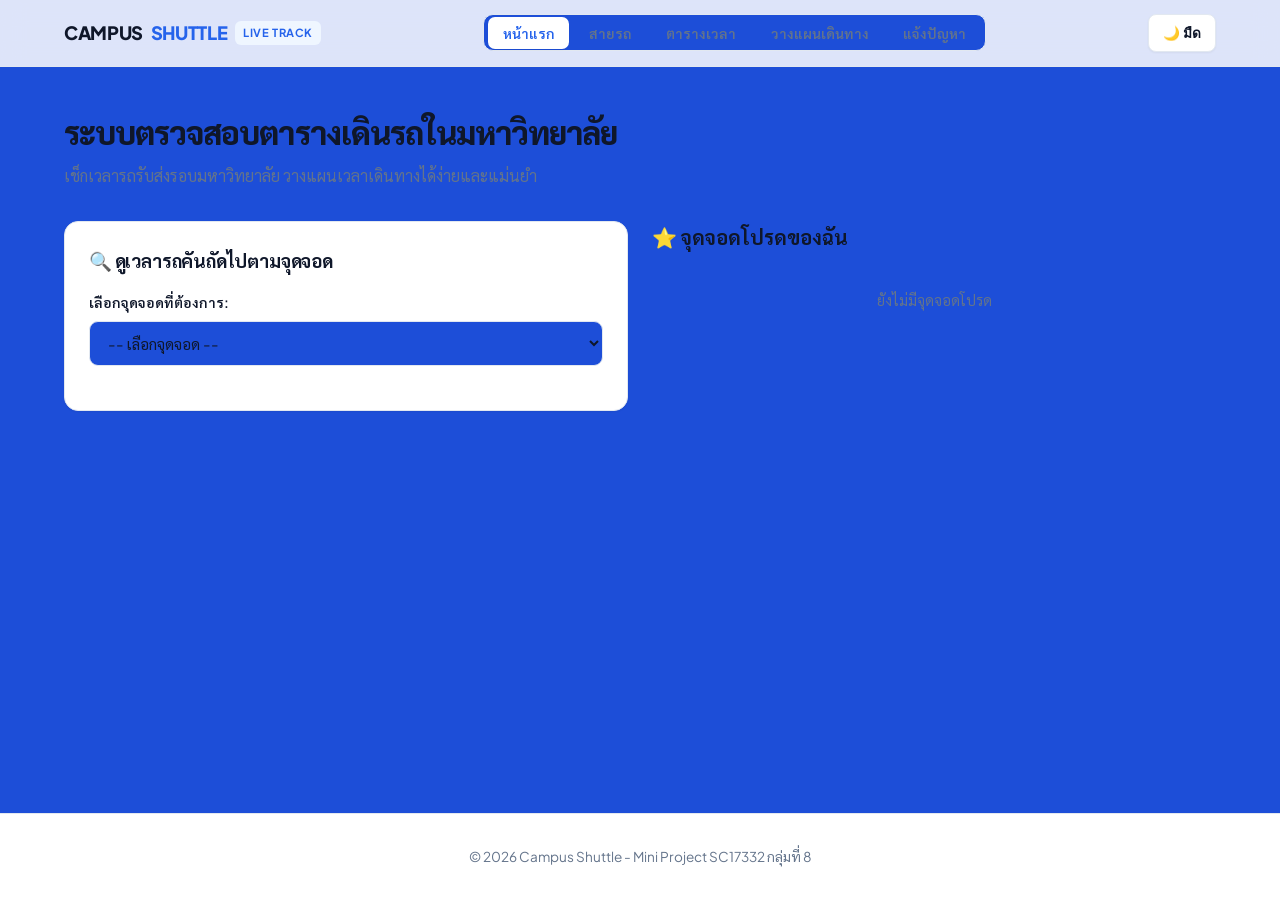
<file: index.html>
<!DOCTYPE html>
<html lang="th">
<head>
  <meta charset="UTF-8">
  <meta name="viewport" content="width=device-width, initial-scale=1.0">
  <title>Campus Shuttle - ระบบตารางเดินรถรับส่ง</title>
  <link rel="stylesheet" href="css/style.css">
</head>
<body>
  <header>
    <div class="nav-container">
      <a href="index.html" class="logo">
  CAMPUS <span>SHUTTLE</span>
  <span class="logo-badge">LIVE TRACK</span>
</a>
      <nav aria-label="เมนูหลัก">
        <ul>
          <li><a href="index.html" class="active">หน้าแรก</a></li>
          <li><a href="routes.html">สายรถ</a></li>
          <li><a href="timetable.html">ตารางเวลา</a></li>
          <li><a href="planner.html">วางแผนเดินทาง</a></li>
          <li><a href="feedback.html">แจ้งปัญหา</a></li>
        </ul>
      </nav>
      <button id="theme-toggle" class="theme-btn" type="button">โหมดมืด</button>
    </div>
  </header>

  <main>
    <div id="global-error" class="alert-error" role="alert"></div>
    <h1>ระบบตรวจสอบตารางเดินรถในมหาวิทยาลัย</h1>
    <p class="subtitle">เช็กเวลารถรับส่งรอบมหาวิทยาลัย วางแผนเวลาเดินทางได้ง่ายและแม่นยำ</p>

    <div class="grid grid-2">
      <section aria-labelledby="live-heading">
        <div class="card">
          <h2 id="live-heading" class="card-title">🔍 ดูเวลารถคันถัดไปตามจุดจอด</h2>
          <div class="form-group">
            <label for="quick-stop-select">เลือกจุดจอดที่ต้องการ:</label>
            <select id="quick-stop-select">
              <option value="">กำลังโหลดข้อมูลจุดจอด...</option>
            </select>
          </div>
          <div id="live-info-container"></div>
        </div>
      </section>

      <section aria-labelledby="fav-heading">
        <h2 id="fav-heading" style="font-size:1.25rem; margin-bottom:0.75rem;">⭐ จุดจอดโปรดของฉัน</h2>
        <div id="favorites-container">กำลังโหลดข้อมูล...</div>
      </section>
    </div>
  </main>

  <footer>
    <p>&copy; 2026 Campus Shuttle - Mini Project SC17332 กลุ่มที่ 8</p>
  </footer>
  <script src="js/main.js"></script>
</body>
</html>
</file>
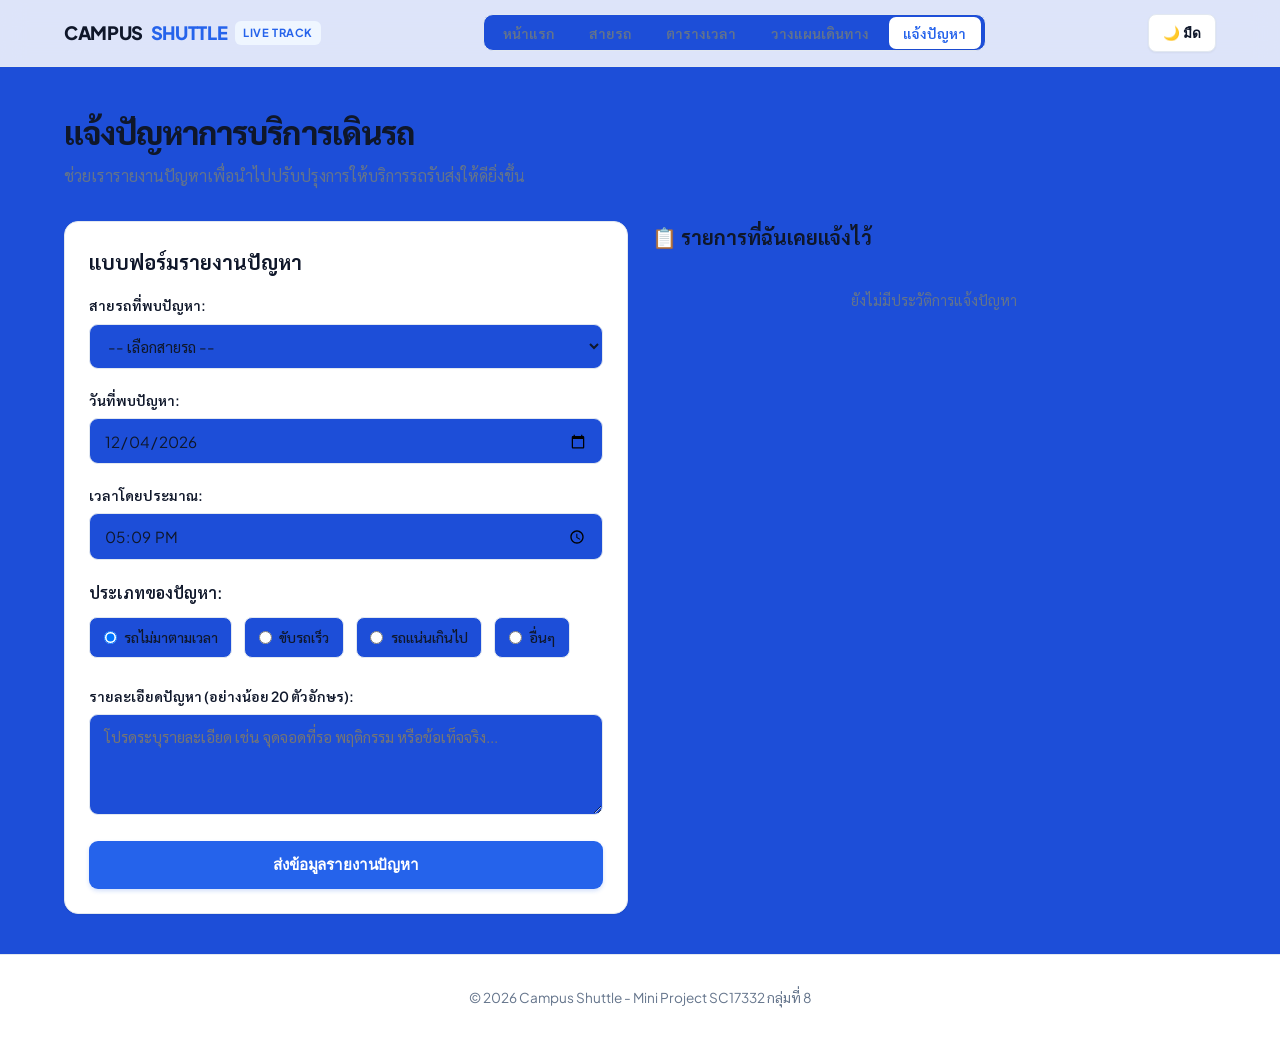
<file: feedback.html>
<!DOCTYPE html>
<html lang="th">
<head>
  <meta charset="UTF-8">
  <meta name="viewport" content="width=device-width, initial-scale=1.0">
  <title>แจ้งปัญหาการเดินรถ - Campus Shuttle</title>
  <link rel="stylesheet" href="css/style.css">
</head>
<body>
  <header>
    <div class="nav-container">
      <a href="index.html" class="logo">
  CAMPUS <span>SHUTTLE</span>
  <span class="logo-badge">LIVE TRACK</span>
</a>
      <nav aria-label="เมนูหลัก">
        <ul>
          <li><a href="index.html">หน้าแรก</a></li>
          <li><a href="routes.html">สายรถ</a></li>
          <li><a href="timetable.html">ตารางเวลา</a></li>
          <li><a href="planner.html">วางแผนเดินทาง</a></li>
          <li><a href="feedback.html" class="active">แจ้งปัญหา</a></li>
        </ul>
      </nav>
      <button id="theme-toggle" class="theme-btn" type="button">โหมดมืด</button>
    </div>
  </header>

  <main>
    <h1>แจ้งปัญหาการบริการเดินรถ</h1>
    <p class="subtitle">ช่วยเรารายงานปัญหาเพื่อนำไปปรับปรุงการให้บริการรถรับส่งให้ดียิ่งขึ้น</p>

    <div class="grid grid-2">
      <section aria-labelledby="fb-form-heading">
        <form id="feedback-form" class="card" novalidate>
          <h2 id="fb-form-heading" style="font-size:1.25rem; margin-bottom:1rem;">แบบฟอร์มรายงานปัญหา</h2>

          <div class="form-group">
            <label for="fb-route">สายรถที่พบปัญหา:</label>
            <select id="fb-route" required></select>
          </div>

          <div class="form-group">
            <label for="fb-date">วันที่พบปัญหา:</label>
            <input type="date" id="fb-date" required>
            <div id="date-error" class="alert-error" role="alert"></div>
          </div>

          <div class="form-group">
            <label for="fb-time">เวลาโดยประมาณ:</label>
            <input type="time" id="fb-time" required>
          </div>

          <fieldset class="form-group" style="border:none; padding:0;">
            <legend style="font-weight:600; margin-bottom:0.35rem;">ประเภทของปัญหา:</legend>
            <div class="radio-group">
              <label class="radio-label"><input type="radio" name="problem-type" value="รถไม่มาตามเวลา" checked> รถไม่มาตามเวลา</label>
              <label class="radio-label"><input type="radio" name="problem-type" value="คนขับขับรถเร็ว/หวาดเสียว"> ขับรถเร็ว</label>
              <label class="radio-label"><input type="radio" name="problem-type" value="รถแน่นเกินไป"> รถแน่นเกินไป</label>
              <label class="radio-label"><input type="radio" name="problem-type" value="อื่นๆ"> อื่นๆ</label>
            </div>
          </fieldset>

          <div class="form-group">
            <label for="fb-desc">รายละเอียดปัญหา (อย่างน้อย 20 ตัวอักษร):</label>
            <textarea id="fb-desc" rows="4" placeholder="โปรดระบุรายละเอียด เช่น จุดจอดที่รอ พฤติกรรม หรือข้อเท็จจริง..." required></textarea>
            <div id="desc-error" class="alert-error" role="alert"></div>
          </div>

          <button type="submit" class="btn">ส่งข้อมูลรายงานปัญหา</button>
        </form>
      </section>

      <section aria-labelledby="my-fb-heading">
        <h2 id="my-fb-heading" style="font-size:1.25rem; margin-bottom:0.75rem;">📋 รายการที่ฉันเคยแจ้งไว้</h2>
        <div id="my-feedback-list"></div>
      </section>
    </div>
  </main>

  <footer>
    <p>&copy; 2026 Campus Shuttle - Mini Project SC17332 กลุ่มที่ 8</p>
  </footer>
  <script src="js/main.js"></script>
</body>
</html>
</file>
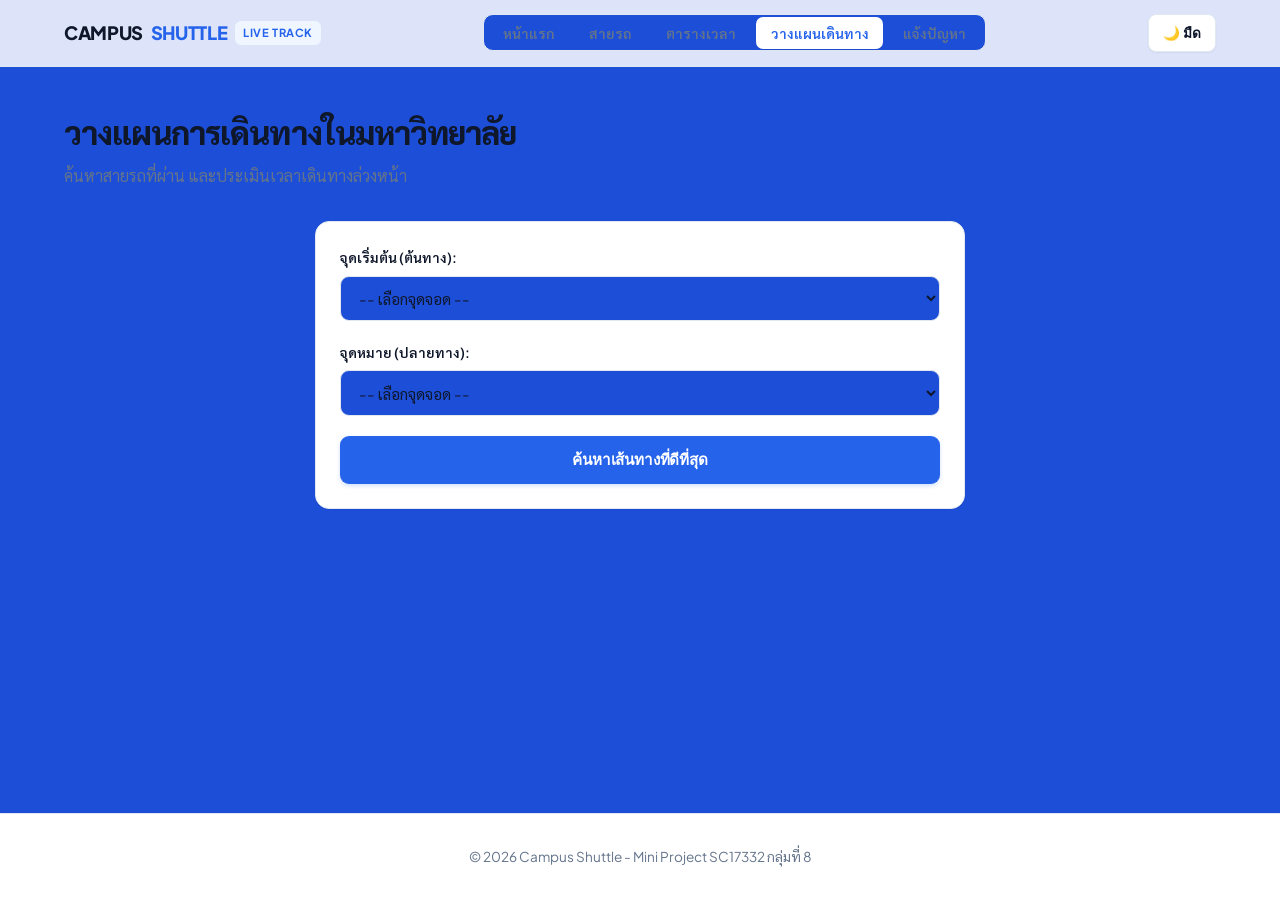
<file: planner.html>
<!DOCTYPE html>
<html lang="th">
<head>
  <meta charset="UTF-8">
  <meta name="viewport" content="width=device-width, initial-scale=1.0">
  <title>วางแผนการเดินทาง - Campus Shuttle</title>
  <link rel="stylesheet" href="css/style.css">
</head>
<body>
  <header>
    <div class="nav-container">
      <a href="index.html" class="logo">
  CAMPUS <span>SHUTTLE</span>
  <span class="logo-badge">LIVE TRACK</span>
</a>
      <nav aria-label="เมนูหลัก">
        <ul>
          <li><a href="index.html">หน้าแรก</a></li>
          <li><a href="routes.html">สายรถ</a></li>
          <li><a href="timetable.html">ตารางเวลา</a></li>
          <li><a href="planner.html" class="active">วางแผนเดินทาง</a></li>
          <li><a href="feedback.html">แจ้งปัญหา</a></li>
        </ul>
      </nav>
      <button id="theme-toggle" class="theme-btn" type="button">โหมดมืด</button>
    </div>
  </header>

  <main>
    <h1>วางแผนการเดินทางในมหาวิทยาลัย</h1>
    <p class="subtitle">ค้นหาสายรถที่ผ่าน และประเมินเวลาเดินทางล่วงหน้า</p>

    <div class="card" style="max-width:650px; margin:0 auto;">
      <div class="form-group">
        <label for="planner-origin">จุดเริ่มต้น (ต้นทาง):</label>
        <select id="planner-origin" required></select>
      </div>

      <div class="form-group">
        <label for="planner-dest">จุดหมาย (ปลายทาง):</label>
        <select id="planner-dest" required></select>
      </div>

      <button id="btn-plan" class="btn" type="button">ค้นหาเส้นทางที่ดีที่สุด</button>
      <div id="planner-result" aria-live="polite"></div>
    </div>
  </main>

  <footer>
    <p>&copy; 2026 Campus Shuttle - Mini Project SC17332 กลุ่มที่ 8</p>
  </footer>
  <script src="js/main.js"></script>
</body>
</html>
</file>
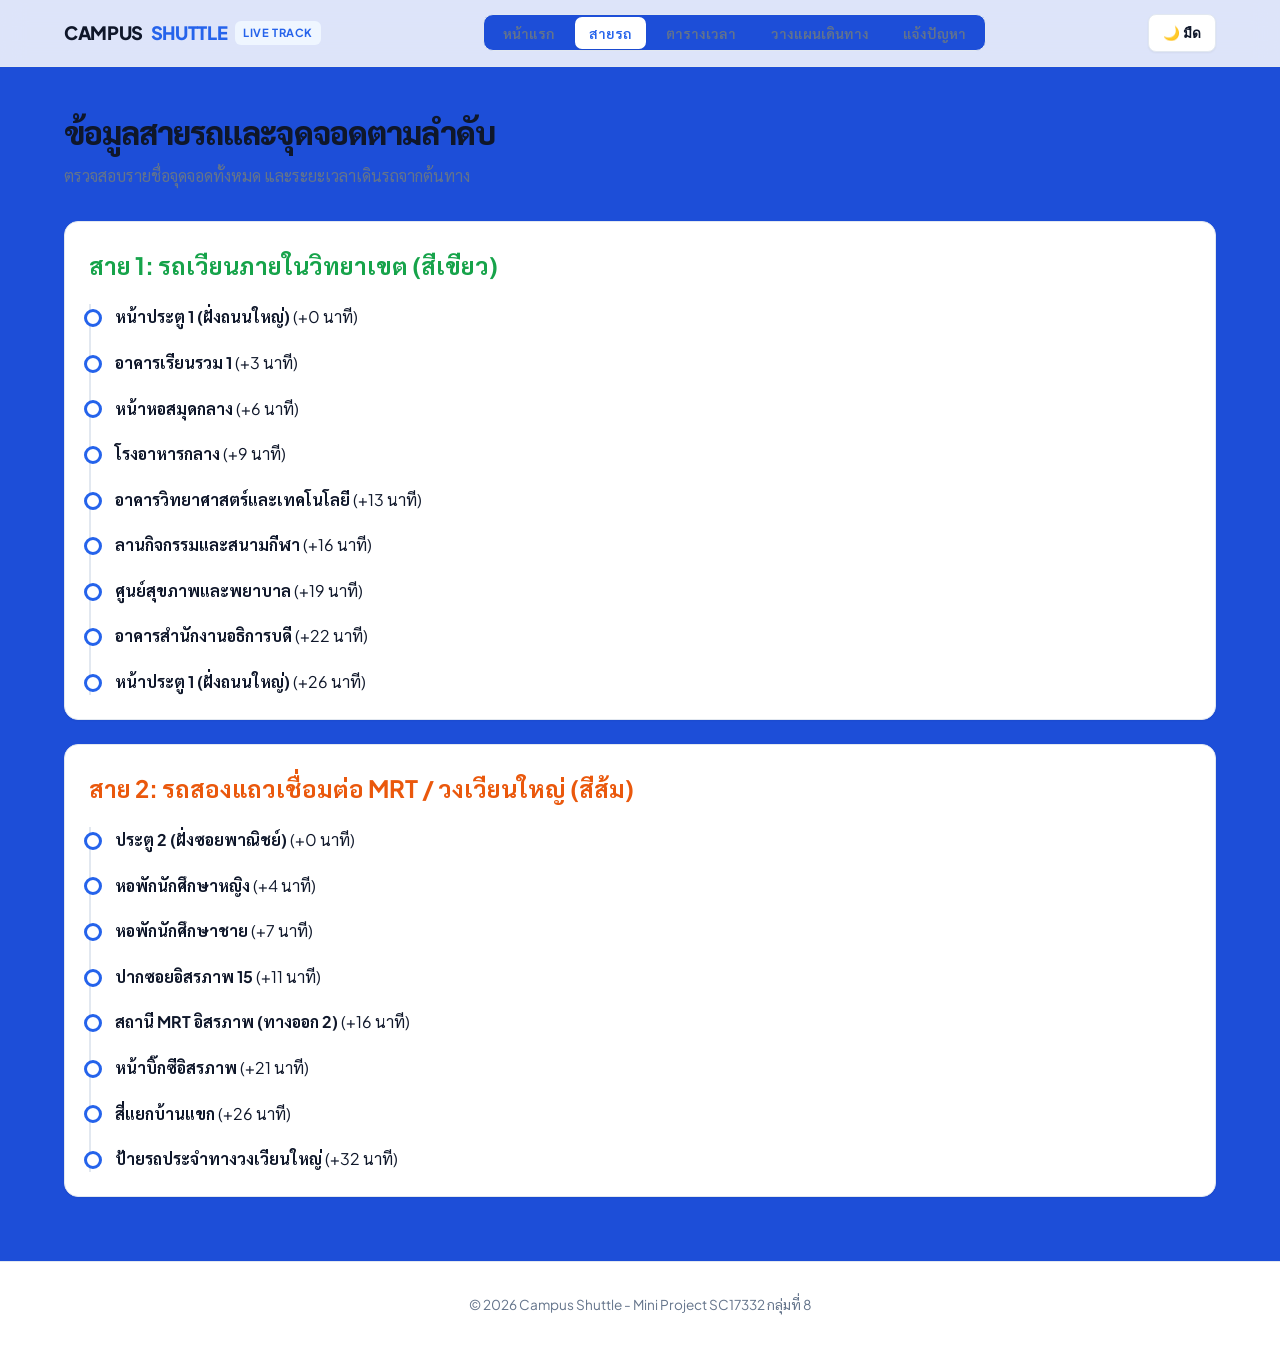
<file: routes.html>
<!DOCTYPE html>
<html lang="th">
<head>
  <meta charset="UTF-8">
  <meta name="viewport" content="width=device-width, initial-scale=1.0">
  <title>เส้นทางเดินรถทั้งหมด - Campus Shuttle</title>
  <link rel="stylesheet" href="css/style.css">
</head>
<body>
  <header>
    <div class="nav-container">
      <a href="index.html" class="logo">
  CAMPUS <span>SHUTTLE</span>
  <span class="logo-badge">LIVE TRACK</span>
</a>
      <nav aria-label="เมนูหลัก">
        <ul>
          <li><a href="index.html">หน้าแรก</a></li>
          <li><a href="routes.html" class="active">สายรถ</a></li>
          <li><a href="timetable.html">ตารางเวลา</a></li>
          <li><a href="planner.html">วางแผนเดินทาง</a></li>
          <li><a href="feedback.html">แจ้งปัญหา</a></li>
        </ul>
      </nav>
      <button id="theme-toggle" class="theme-btn" type="button">โหมดมืด</button>
    </div>
  </header>

  <main>
    <h1>ข้อมูลสายรถและจุดจอดตามลำดับ</h1>
    <p class="subtitle">ตรวจสอบรายชื่อจุดจอดทั้งหมด และระยะเวลาเดินรถจากต้นทาง</p>
    <section id="routes-container" aria-label="รายการสายรถทั้งหมด">กำลังโหลด...</section>
  </main>

  <footer>
    <p>&copy; 2026 Campus Shuttle - Mini Project SC17332 กลุ่มที่ 8</p>
  </footer>
  <script src="js/main.js"></script>
</body>
</html>
</file>
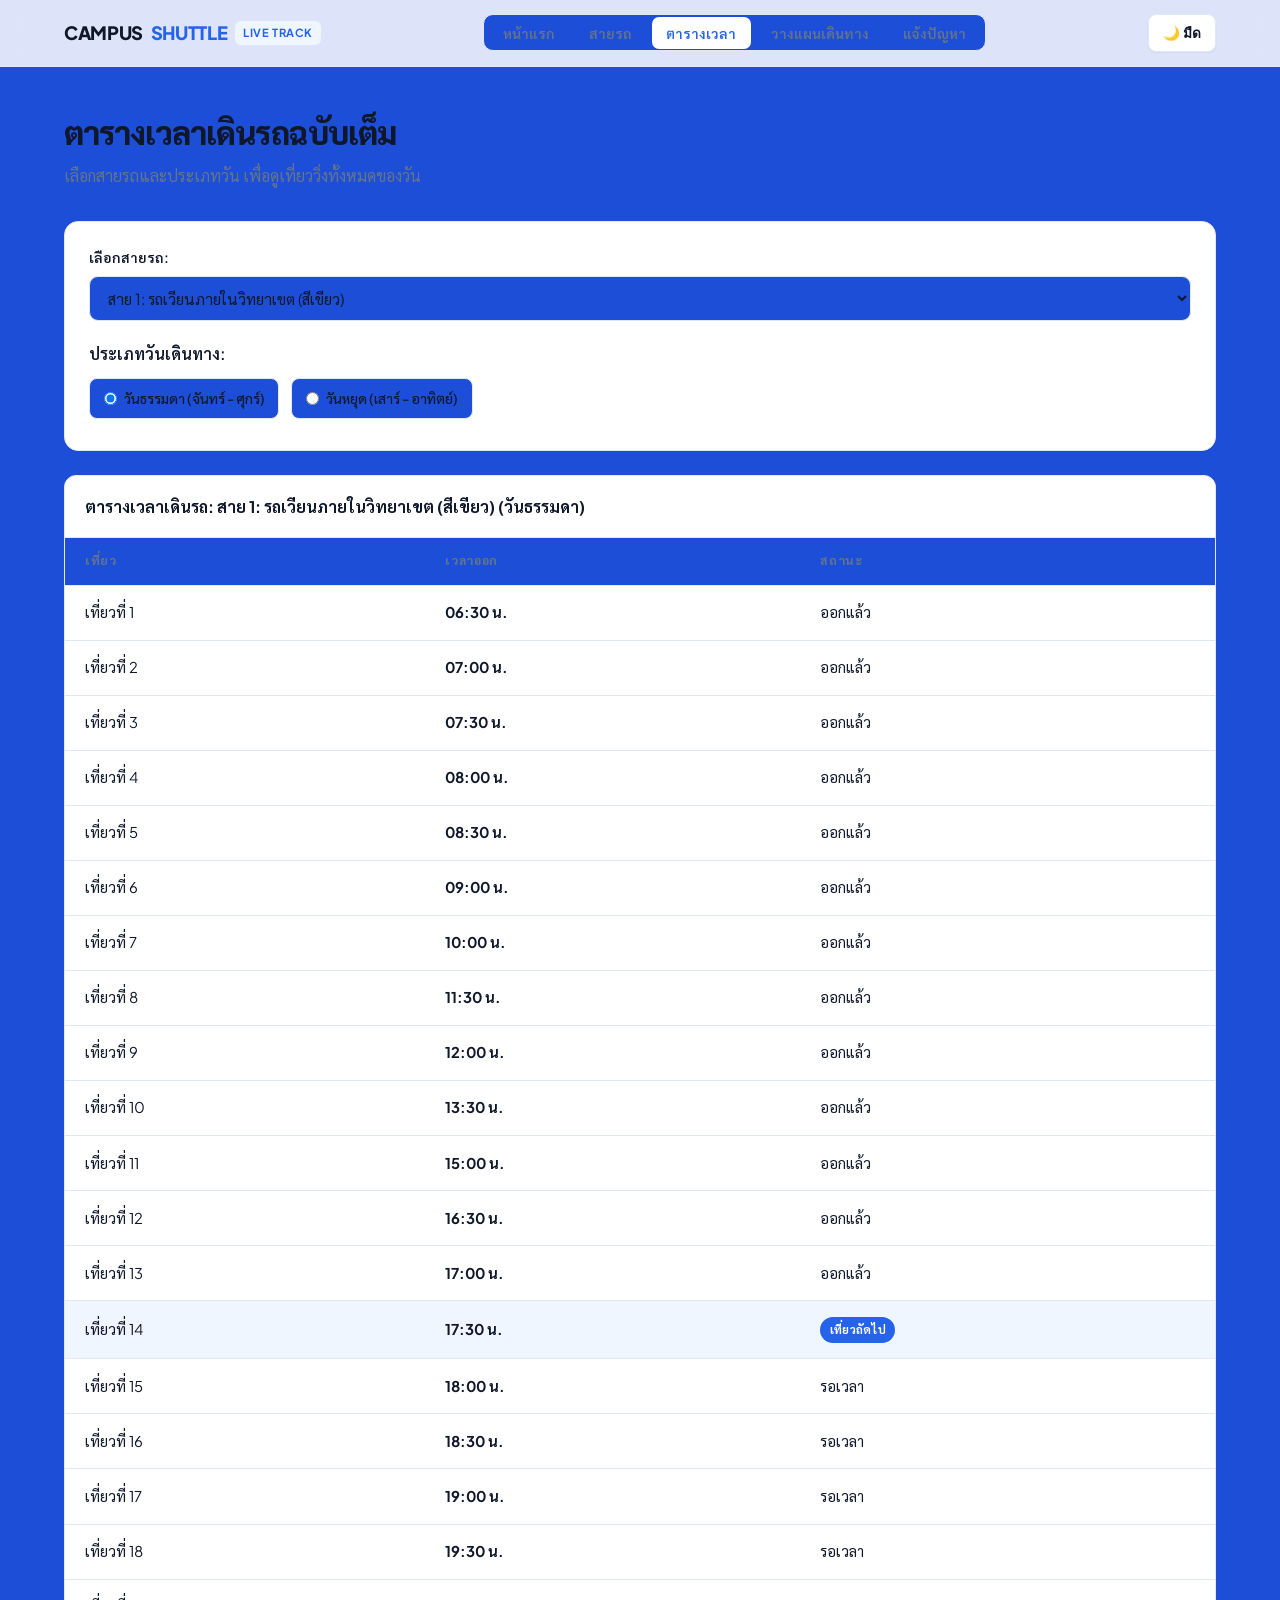
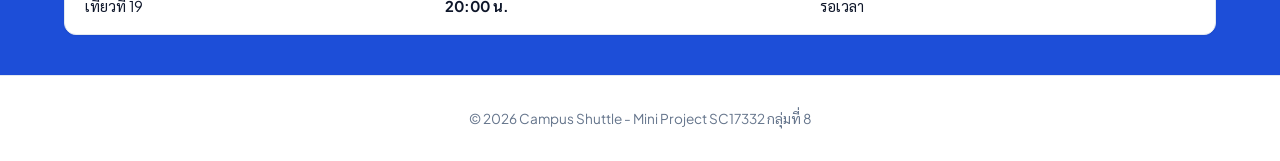
<file: timetable.html>
<!DOCTYPE html>
<html lang="th">
<head>
  <meta charset="UTF-8">
  <meta name="viewport" content="width=device-width, initial-scale=1.0">
  <title>ตารางเวลาเดินรถเต็ม - Campus Shuttle</title>
  <link rel="stylesheet" href="css/style.css">
</head>
<body>
  <header>
    <div class="nav-container">
      <a href="index.html" class="logo">
  CAMPUS <span>SHUTTLE</span>
  <span class="logo-badge">LIVE TRACK</span>
</a>
      <nav aria-label="เมนูหลัก">
        <ul>
          <li><a href="index.html">หน้าแรก</a></li>
          <li><a href="routes.html">สายรถ</a></li>
          <li><a href="timetable.html" class="active">ตารางเวลา</a></li>
          <li><a href="planner.html">วางแผนเดินทาง</a></li>
          <li><a href="feedback.html">แจ้งปัญหา</a></li>
        </ul>
      </nav>
      <button id="theme-toggle" class="theme-btn" type="button">โหมดมืด</button>
    </div>
  </header>

  <main>
    <h1>ตารางเวลาเดินรถฉบับเต็ม</h1>
    <p class="subtitle">เลือกสายรถและประเภทวัน เพื่อดูเที่ยววิ่งทั้งหมดของวัน</p>

    <div class="card" style="margin-bottom:1.5rem;">
      <div class="form-group">
        <label for="table-route-select">เลือกสายรถ:</label>
        <select id="table-route-select"></select>
      </div>

      <fieldset style="border:none; padding:0;">
        <legend style="font-weight:600; margin-bottom:0.35rem;">ประเภทวันเดินทาง:</legend>
        <div class="radio-group">
          <label class="radio-label">
            <input type="radio" name="day-type" value="weekday" checked> วันธรรมดา (จันทร์ - ศุกร์)
          </label>
          <label class="radio-label">
            <input type="radio" name="day-type" value="weekend"> วันหยุด (เสาร์ - อาทิตย์)
          </label>
        </div>
      </fieldset>
    </div>

    <section id="timetable-result" aria-live="polite"></section>
  </main>

  <footer>
    <p>&copy; 2026 Campus Shuttle - Mini Project SC17332 กลุ่มที่ 8</p>
  </footer>
  <script src="js/main.js"></script>
</body>
</html>
</file>
<file: css/style.css>
@import url('https://fonts.googleapis.com/css2?family=Plus+Jakarta+Sans:wght@400;500;600;700;800&family=Sarabun:wght@400;500;600;700&display=swap');

:root {
  --primary: #2563eb;
  --primary-hover: #1d4ed8;
  --primary-light: #eff6ff;
  --primary-glow: rgba(37, 99, 235, 0.15);
  --bg-main: #1d4ed8;
  --bg-surface: #ffffff;
  --bg-surface-elevated: #ffffff;
  --text-main: #0f172a;
  --text-muted: #64748b;
  --border: #e2e8f0;
  --border-focus: #3b82f6;
  --danger: #dc2626;
  --danger-bg: #fef2f2;
  --success: #16a34a;
  --success-bg: #f0fdf4;
  --shadow-sm: 0 1px 2px 0 rgba(0, 0, 0, 0.05);
  --shadow-md: 0 4px 6px -1px rgba(0, 0, 0, 0.07), 0 2px 4px -2px rgba(0, 0, 0, 0.05);
  --shadow-lg: 0 10px 15px -3px rgba(0, 0, 0, 0.08), 0 4px 6px -4px rgba(0, 0, 0, 0.03);
}

[data-theme="dark"] {
  --primary: #3b82f6;
  --primary-hover: #60a5fa;
  --primary-light: rgba(59, 130, 246, 0.12);
  --primary-glow: rgba(59, 130, 246, 0.25);
  --bg-main: #1d4ed8;
  --bg-surface: #111827;
  --bg-surface-elevated: #1f2937;
  --text-main: #f8fafc;
  --text-muted: #94a3b8;
  --border: #1f2937;
  --border-focus: #60a5fa;
  --danger: #ef4444;
  --danger-bg: rgba(239, 68, 68, 0.12);
  --success: #22c55e;
  --success-bg: rgba(34, 197, 94, 0.12);
  --shadow-sm: 0 1px 2px 0 rgba(0, 0, 0, 0.3);
  --shadow-md: 0 4px 6px -1px rgba(0, 0, 0, 0.4);
  --shadow-lg: 0 12px 20px -4px rgba(0, 0, 0, 0.6);
}

* {
  box-sizing: border-box;
  margin: 0;
  padding: 0;
}

body {
  font-family: 'Plus Jakarta Sans', 'Sarabun', system-ui, -apple-system, sans-serif;
  line-height: 1.6;
  background-color: var(--bg-main);
  color: var(--text-main);
  min-height: 100vh;
  display: flex;
  flex-direction: column;
  -webkit-font-smoothing: antialiased;
}

/* Header & Nav แบบ Modern Dashboard */
header {
  background-color: var(--bg-surface);
  border-bottom: 1px solid var(--border);
  position: sticky;
  top: 0;
  z-index: 100;
  backdrop-filter: blur(12px);
  background-color: rgba(255, 255, 255, 0.85);
}

[data-theme="dark"] header {
  background-color: rgba(17, 24, 39, 0.85);
}

.nav-container {
  max-width: 1200px;
  margin: 0 auto;
  padding: 0.85rem 1.5rem;
  display: flex;
  justify-content: space-between;
  align-items: center;
  flex-wrap: wrap;
  gap: 1rem;
}

.logo {
  font-weight: 800;
  font-size: 1.15rem;
  letter-spacing: -0.02em;
  color: var(--text-main);
  text-decoration: none;
  display: flex;
  align-items: center;
  gap: 0.5rem;
}

.logo span {
  color: var(--primary);
}

.logo-badge {
  background: var(--primary-light);
  color: var(--primary);
  font-size: 0.7rem;
  padding: 0.2rem 0.5rem;
  border-radius: 6px;
  font-weight: 700;
  text-transform: uppercase;
  letter-spacing: 0.05em;
}

nav ul {
  display: flex;
  list-style: none;
  gap: 0.35rem;
  background: var(--bg-main);
  padding: 0.3rem;
  border-radius: 10px;
  border: 1px solid var(--border);
}

nav a {
  text-decoration: none;
  color: var(--text-muted);
  font-weight: 600;
  font-size: 0.875rem;
  padding: 0.45rem 0.9rem;
  border-radius: 7px;
  transition: all 0.2s cubic-bezier(0.4, 0, 0.2, 1);
}

nav a:hover {
  color: var(--text-main);
}

nav a.active {
  background-color: var(--bg-surface);
  color: var(--primary);
  box-shadow: var(--shadow-sm);
}

.theme-btn {
  background: var(--bg-surface);
  border: 1px solid var(--border);
  color: var(--text-main);
  padding: 0.45rem 0.85rem;
  border-radius: 8px;
  cursor: pointer;
  font-size: 0.85rem;
  font-weight: 600;
  transition: all 0.2s;
  box-shadow: var(--shadow-sm);
}

.theme-btn:hover {
  border-color: var(--primary);
  color: var(--primary);
  transform: translateY(-1px);
}

main {
  flex: 1;
  max-width: 1200px;
  width: 100%;
  margin: 0 auto;
  padding: 2.5rem 1.5rem;
}

h1 {
  font-size: 2rem;
  font-weight: 800;
  letter-spacing: -0.03em;
  color: var(--text-main);
  margin-bottom: 0.35rem;
}

.subtitle {
  color: var(--text-muted);
  font-size: 1rem;
  margin-bottom: 2rem;
}

/* Card & Surface Layouts */
.grid {
  display: grid;
  grid-template-columns: 1fr;
  gap: 1.5rem;
}

@media (min-width: 768px) {
  .grid-2 { grid-template-columns: repeat(2, 1fr); }
  .grid-3 { grid-template-columns: repeat(3, 1fr); }
}

.card {
  background-color: var(--bg-surface);
  border: 1px solid var(--border);
  border-radius: 14px;
  padding: 1.5rem;
  box-shadow: var(--shadow-sm);
  transition: transform 0.2s, box-shadow 0.2s;
}

.card:hover {
  box-shadow: var(--shadow-md);
}

.card-title {
  font-size: 1.15rem;
  font-weight: 700;
  letter-spacing: -0.01em;
  margin-bottom: 1rem;
  display: flex;
  justify-content: space-between;
  align-items: center;
}

/* Inputs & Form Elements */
.form-group {
  margin-bottom: 1.25rem;
}

label {
  display: block;
  font-size: 0.875rem;
  font-weight: 600;
  color: var(--text-main);
  margin-bottom: 0.45rem;
}

select, input[type="date"], input[type="time"], textarea, input[type="text"] {
  width: 100%;
  padding: 0.7rem 0.9rem;
  border: 1px solid var(--border);
  border-radius: 9px;
  background-color: var(--bg-main);
  color: var(--text-main);
  font-size: 0.95rem;
  font-family: inherit;
  transition: all 0.2s;
}

select:focus, input:focus, textarea:focus {
  outline: none;
  border-color: var(--border-focus);
  box-shadow: 0 0 0 3px var(--primary-glow);
}

.radio-group {
  display: flex;
  gap: 0.75rem;
  flex-wrap: wrap;
  margin-top: 0.4rem;
}

.radio-label {
  display: flex;
  align-items: center;
  gap: 0.45rem;
  padding: 0.5rem 0.85rem;
  background: var(--bg-main);
  border: 1px solid var(--border);
  border-radius: 8px;
  font-size: 0.875rem;
  font-weight: 500;
  cursor: pointer;
  transition: all 0.15s;
}

.radio-label:hover {
  border-color: var(--primary);
}

/* Buttons */
.btn {
  display: inline-flex;
  align-items: center;
  justify-content: center;
  background-color: var(--primary);
  color: #ffffff;
  padding: 0.75rem 1.5rem;
  font-size: 0.95rem;
  font-weight: 600;
  letter-spacing: -0.01em;
  border-radius: 9px;
  border: none;
  cursor: pointer;
  box-shadow: 0 2px 4px rgba(37, 99, 235, 0.2);
  transition: all 0.2s;
  width: 100%;
}

.btn:hover {
  background-color: var(--primary-hover);
  box-shadow: 0 4px 8px rgba(37, 99, 235, 0.3);
  transform: translateY(-1px);
}

.btn:active {
  transform: translateY(0);
}

/* Modern Accessible Table */
.table-wrapper {
  overflow-x: auto;
  background: var(--bg-surface);
  border: 1px solid var(--border);
  border-radius: 12px;
  margin-top: 1.25rem;
  box-shadow: var(--shadow-sm);
}

table {
  width: 100%;
  border-collapse: collapse;
  text-align: left;
  font-size: 0.925rem;
}

caption {
  caption-side: top;
  font-weight: 700;
  font-size: 1rem;
  padding: 1.1rem 1.25rem;
  text-align: left;
  color: var(--text-main);
  border-bottom: 1px solid var(--border);
}

th {
  background-color: var(--bg-main);
  color: var(--text-muted);
  font-size: 0.775rem;
  text-transform: uppercase;
  letter-spacing: 0.05em;
  font-weight: 700;
  padding: 0.85rem 1.25rem;
  border-bottom: 1px solid var(--border);
}

td {
  padding: 0.95rem 1.25rem;
  border-bottom: 1px solid var(--border);
  color: var(--text-main);
}

tbody tr:last-child td {
  border-bottom: none;
}

.highlight-row {
  background-color: var(--primary-light);
}

.badge-next {
  display: inline-flex;
  align-items: center;
  background-color: var(--primary);
  color: #ffffff;
  padding: 0.25rem 0.6rem;
  border-radius: 9999px;
  font-size: 0.725rem;
  font-weight: 700;
  letter-spacing: 0.02em;
}

/* Diagram Timeline */
.timeline {
  display: flex;
  flex-direction: column;
  gap: 1.25rem;
  margin-top: 1.25rem;
  border-left: 2px solid var(--border);
  padding-left: 1.5rem;
  position: relative;
}

.timeline-item {
  position: relative;
}

.timeline-item::before {
  content: "";
  position: absolute;
  left: -1.95rem;
  top: 0.3rem;
  width: 12px;
  height: 12px;
  border-radius: 50%;
  background-color: var(--bg-surface);
  border: 3px solid var(--primary);
}

/* Utilities */
.alert-error {
  color: var(--danger);
  background: var(--danger-bg);
  border: 1px solid var(--danger);
  border-radius: 8px;
  padding: 0.75rem 1rem;
  font-size: 0.875rem;
  font-weight: 500;
  margin-top: 0.5rem;
  display: none;
}

.alert-error.visible {
  display: block;
}

.empty-state {
  color: var(--text-muted);
  font-size: 0.9rem;
  padding: 1.5rem 0;
  text-align: center;
}

footer {
  background-color: var(--bg-surface);
  border-top: 1px solid var(--border);
  text-align: center;
  padding: 2rem 1.5rem;
  font-size: 0.85rem;
  color: var(--text-muted);
  margin-top: auto;
}
</file>
